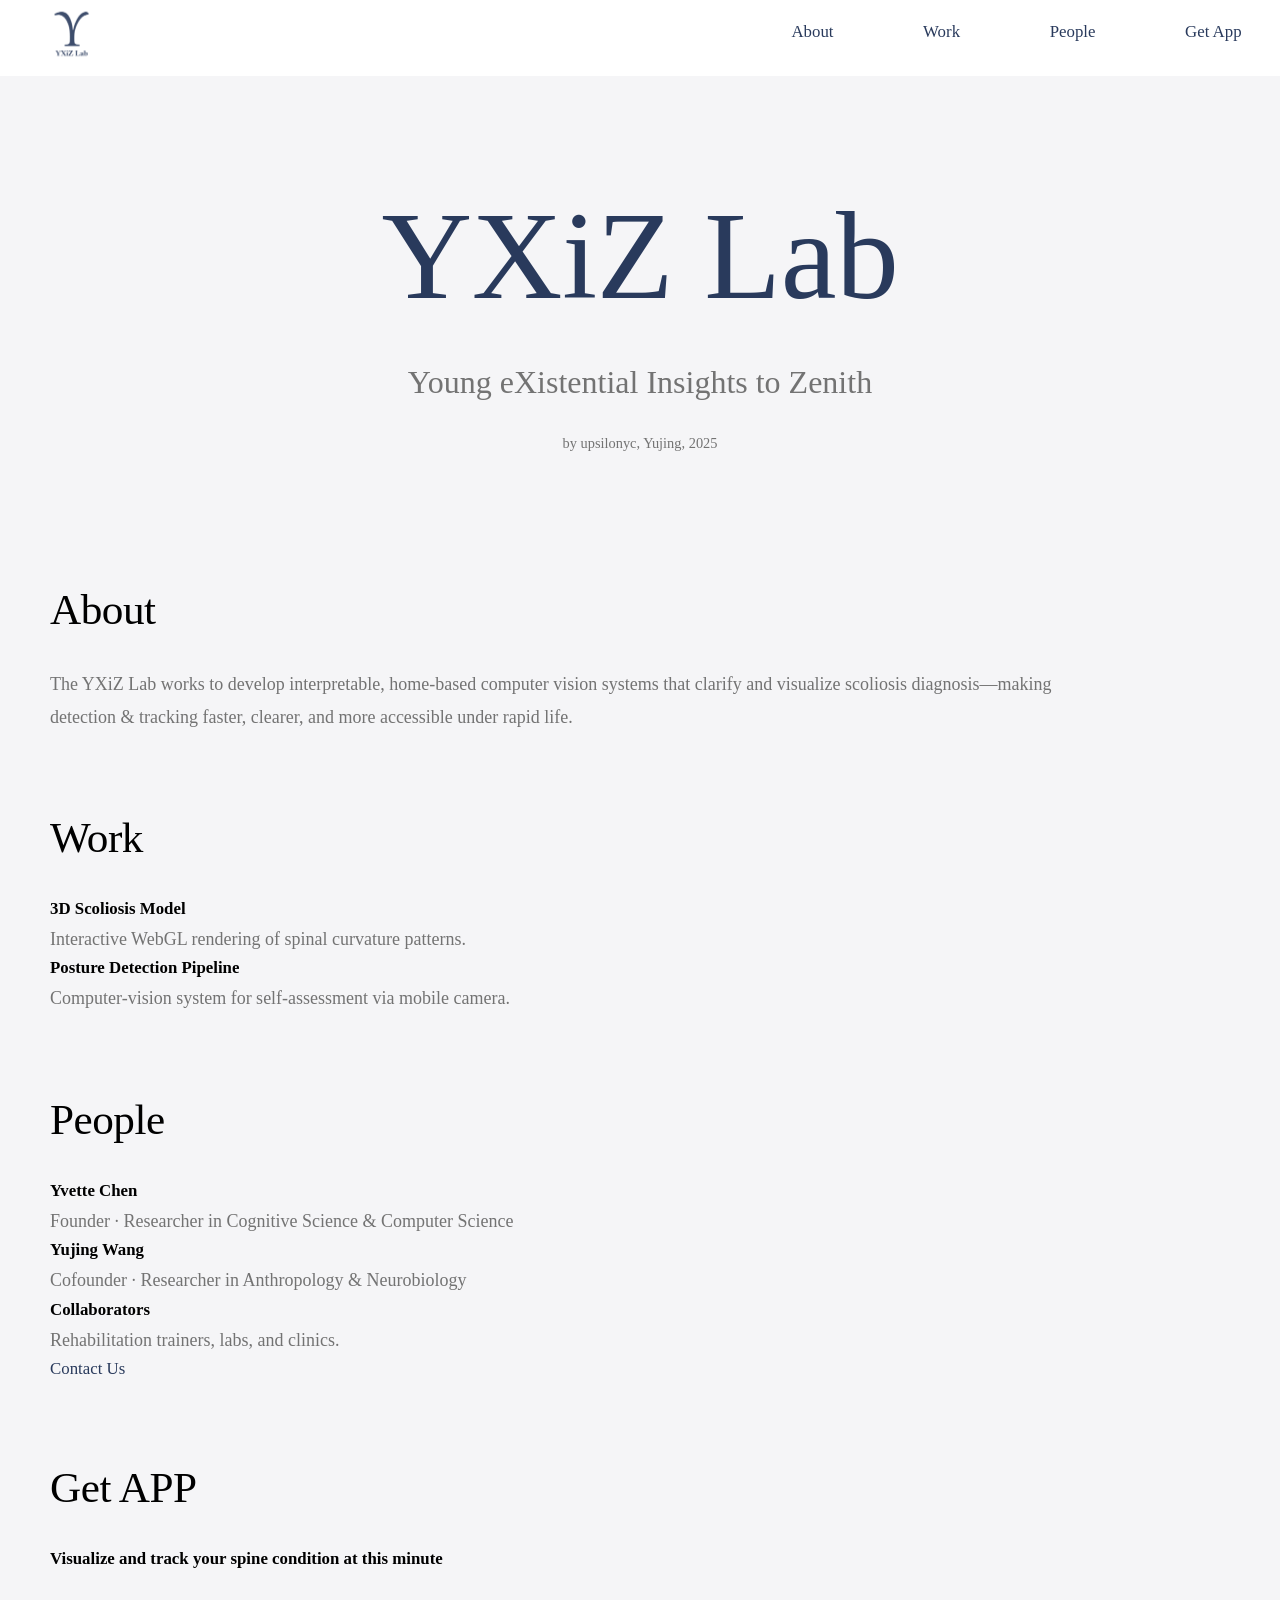
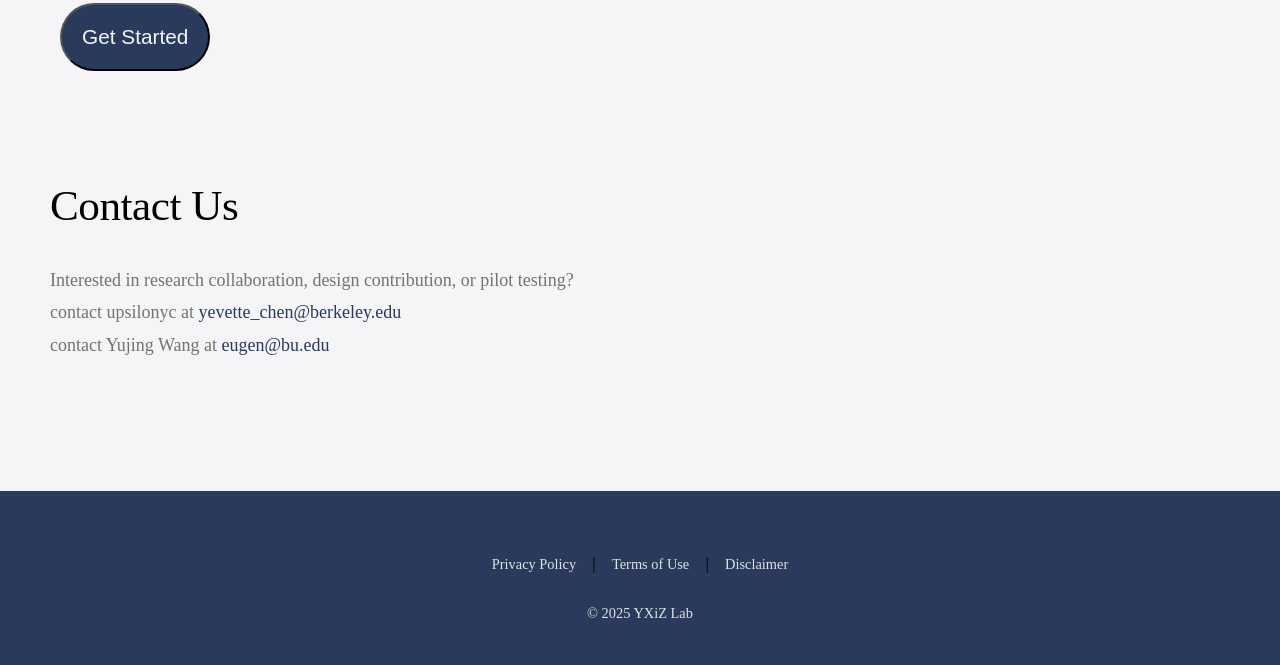
<file: frontend/public/index.html>
<!DOCTYPE html>
<html lang="en">

<head>
    <meta charset="UTF-8">
    <meta name="viewport" content="width=device-width, initial-scale=1.0" />
    <link rel="stylesheet" href="assets/styles.css" type="text/css">
    <title>YXiZ Lab</title>
</head>

<body>
    <div class="nav-wrapper">
        <div class="logo">
            <a href="index.html" class="link">
                <img src="../src/components/logo/logo.png" alt="logo" class = "logo-image">
                <!--how to make the logo-text appear when scrolling down, and disappear when scrolling up-->
                <img src="../src/components/logo/logo-text.png" alt="logo text" class="logo-text">
            </a>
        </div>
        <nav>
            <ul>
                <li><a href="about.html" class="link">About</a></li>
                <li><a href="work.html" class="link">Work</a></li>
                <li><a href="people.html" class="link">People</a></li>
                <li><a href="download.html" class="link">Get App</a></li>
            </ul>
        </nav>
    </div>
    <header class="site-header">

        <h1>YXiZ Lab</h1>
        <p class="subtitle">Young eXistential Insights to Zenith</p>
        <p>by upsilonyc, Yujing, 2025</p>

    </header>

    <main>
        <section id="about">
            <h3 class="highlight">About</h3>
            <p>The YXiZ Lab works to develop interpretable, home-based computer vision systems that clarify and visualize scoliosis diagnosis—making detection & tracking faster, clearer, and more accessible under rapid life. </p>
        </section>

        <section id="work">
            <h3 class="highlight">Work</h3>
            <div class="work-grid">
                <div class="card">
                    <h4>3D Scoliosis Model</h4>
                    <p>Interactive WebGL rendering of spinal curvature patterns.</p>
                </div>
                <div class="card">
                    <h4>Posture Detection Pipeline</h4>
                    <p>Computer-vision system for self-assessment via mobile camera.</p>
                </div>
            </div>
        </section>

        <section id="people">
            <h3 class="highlight">People</h3>
            <div class="people-grid">
                <div class="person">
<!--                    <img src="assets/people/yujing.png" alt="Yvette">-->
                    <h4>Yvette Chen</h4>
                    <p>Founder · Researcher in Cognitive Science & Computer Science</p>
                </div>
                <div class="person">
<!--                    <img src="assets/people/yujing.png" alt="Yujing">-->
                    <h4>Yujing Wang</h4>
                    <p>Cofounder · Researcher in Anthropology & Neurobiology</p>
                </div>
                <div class="person">
                    <h4>Collaborators</h4>
                    <p>Rehabilitation trainers, labs, and clinics.</p>
                </div>
            </div>
            <div>
                <a href="#contact" class="link">Contact Us</a>
            </div>
        </section>

        <section id="download">
            <h3 class="highlight">Get APP</h3>
            <h4>Visualize and track your spine condition at this minute</h4>
            <button class="get-app">Get Started</button>
        </section>

        <section id="contact">
            <h3 class="highlight">Contact Us</h3>

            <p>Interested in research collaboration, design contribution, or pilot testing?</p>
            <p>
                contact upsilonyc at <a href="mailto:yevette_chen@berkeley.edu" class="link">yevette_chen@berkeley.edu</a>
                <br>
                contact Yujing Wang at <a href="mailto:eugen@bu.edu" class="link">eugen@bu.edu</a>
            </p>
        </section>
    </main>

    <footer>
        <div class="footer-links">
            <a href="privacy.html">Privacy Policy</a> |
            <a href="terms.html">Terms of Use</a> |
            <a href="disclaimer.html">Disclaimer</a>
        </div>
        <p>&#169 2025 YXiZ Lab</p>
    </footer>
</body>
</html>
</file>
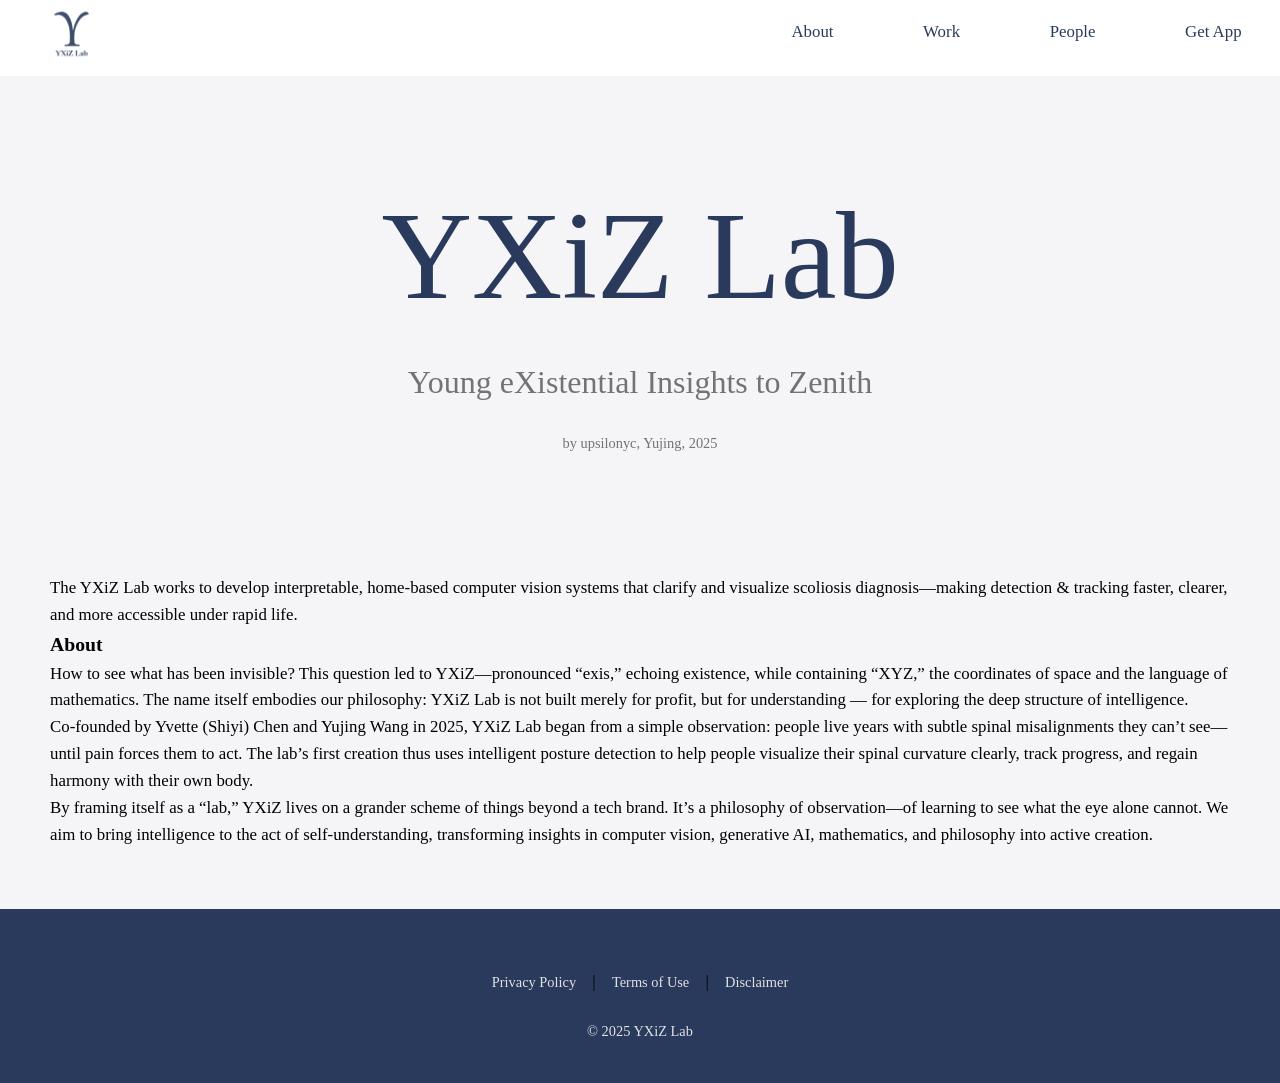
<file: frontend/public/about.html>
<!DOCTYPE html>
<html lang="en">
<head>
    <meta charset="UTF-8">
    <meta name="description" content="YXiZ Lab - Young eXistential Insights to Zenith." />
    <meta name="viewport" content="width=device-width, initial-scale=1.0" />
    <link rel="stylesheet" href="assets/styles.css" type="text/css">
    <title>Home | YXiZ Lab</title>
</head>
<body>
<div class="nav-wrapper">
    <div class="logo">
        <a href="index.html" class="link">
            <img src="../src/components/logo/logo.png" alt="logo" class = "logo-image">
            <!--how to make the logo-text appear when scrolling down, and disappear when scrolling up-->
            <img src="../src/components/logo/logo-text.png" alt="logo text" class="logo-text">
        </a>
    </div>
    <nav>
        <ul>
            <li><a href="about.html" class="link">About</a></li>
            <li><a href="work.html" class="link">Work</a></li>
            <li><a href="people.html" class="link">People</a></li>
            <li><a href="download.html" class="link">Get App</a></li>
        </ul>
    </nav>
</div>
<header class="site-header">

    <h1>YXiZ Lab</h1>
    <p class="subtitle">Young eXistential Insights to Zenith</p>
    <p>by upsilonyc, Yujing, 2025</p>

</header>

    <main>
        <div id="philosophy">
            <p>The YXiZ Lab works to develop interpretable, home-based computer vision systems that clarify and visualize scoliosis diagnosis—making detection & tracking faster, clearer, and more accessible under rapid life. </p>

            <h3 class="highlight">About</h3>
            <p>How to see what has been invisible? This question led to YXiZ—pronounced “exis,” echoing existence, while containing “XYZ,” the coordinates of space and the language of mathematics. The name itself embodies our philosophy: YXiZ Lab is not built merely for profit, but for understanding — for exploring the deep structure of intelligence. </p>
            <p>Co-founded by Yvette (Shiyi) Chen and Yujing Wang in 2025, YXiZ Lab began from a simple observation: people live years with subtle spinal misalignments they can’t see—until pain forces them to act. The lab’s first creation thus uses intelligent posture detection to help people visualize their spinal curvature clearly, track progress, and regain harmony with their own body. </p>
            <p>By framing itself as a “lab,” YXiZ lives on a grander scheme of things beyond a tech brand. It’s a philosophy of observation—of learning to see what the eye alone cannot. We aim to bring intelligence to the act of self-understanding, transforming insights in computer vision, generative AI, mathematics, and philosophy into active creation.</p>
        </div>
    </main>
    <footer>
        <div class="footer-links">
            <a href="privacy.html">Privacy Policy</a> |
            <a href="terms.html">Terms of Use</a> |
            <a href="disclaimer.html">Disclaimer</a>
        </div>
        <p>&#169 2025 YXiZ Lab</p>
    </footer>
</body>
</html>
</file>
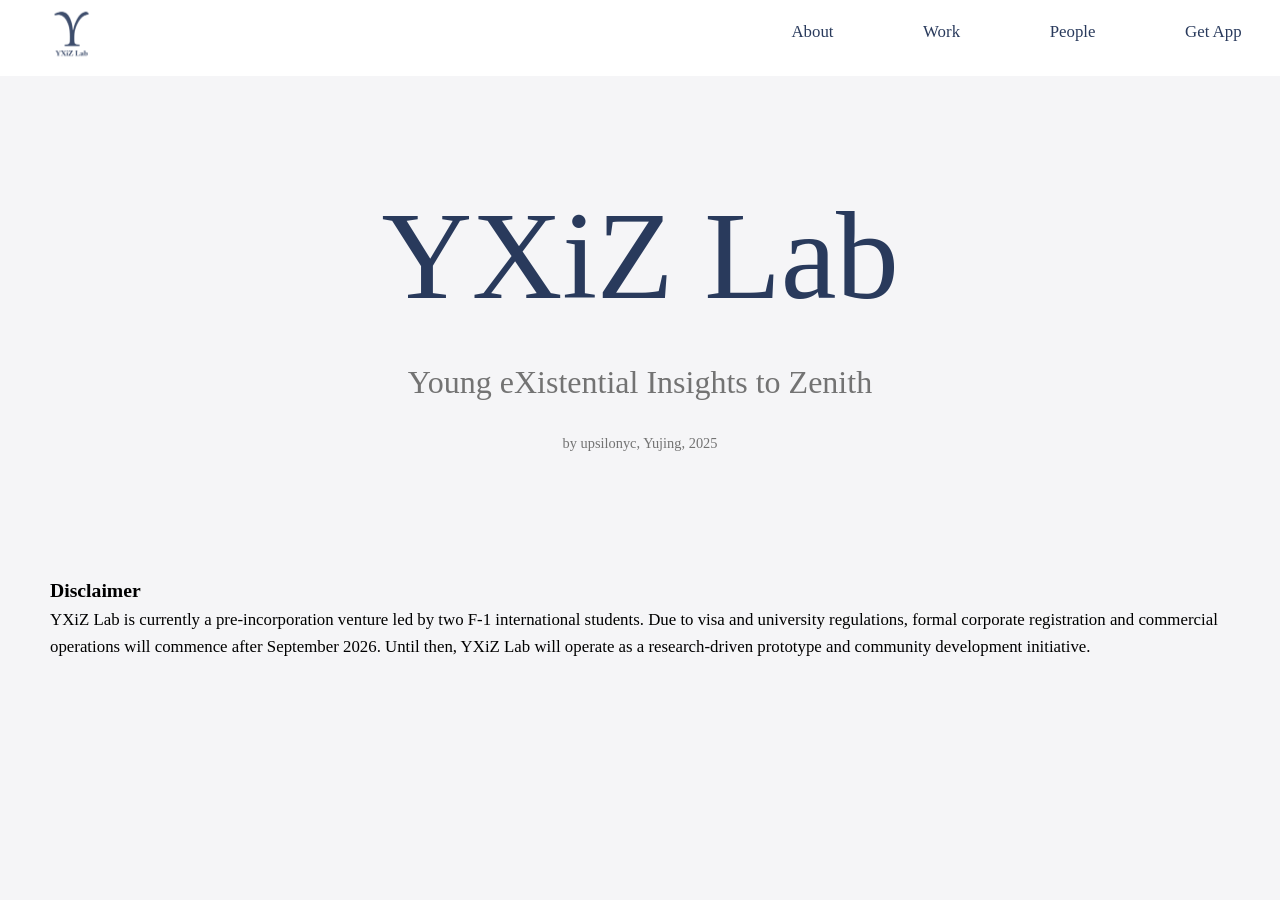
<file: frontend/public/disclaimer.html>
<!DOCTYPE html>
<html lang="en">
<head>
    <meta charset="UTF-8">
    <meta name="viewport" content="width=device-width, initial-scale=1.0" />
    <link rel="stylesheet" href="assets/styles.css" type="text/css">
    <title>Disclaimer | YXiZ</title>
</head>
<body>
    <div class="nav-wrapper">
        <div class="logo">
            <a href="index.html" class="link">
                <img src="../src/components/logo/logo.png" alt="logo" class = "logo-image">
                <!--how to make the logo-text appear when scrolling down, and disappear when scrolling up-->
                <img src="../src/components/logo/logo-text.png" alt="logo text" class="logo-text">
            </a>
        </div>
        <nav>
            <ul>
                <li><a href="about.html" class="link">About</a></li>
                <li><a href="work.html" class="link">Work</a></li>
                <li><a href="people.html" class="link">People</a></li>
                <li><a href="download.html" class="link">Get App</a></li>
            </ul>
        </nav>
    </div>
    <header class="site-header">

        <h1>YXiZ Lab</h1>
        <p class="subtitle">Young eXistential Insights to Zenith</p>
        <p>by upsilonyc, Yujing, 2025</p>

    </header>

    <main>
        <h3>Disclaimer</h3>
        <p>YXiZ Lab is currently a pre-incorporation venture led by two F-1 international
            students. Due to visa and university regulations, formal corporate registration and
            commercial operations will commence after September 2026. Until then, YXiZ Lab will
            operate as a research-driven prototype and community development initiative.</p>
    </main>
</body>
</html>
</file>
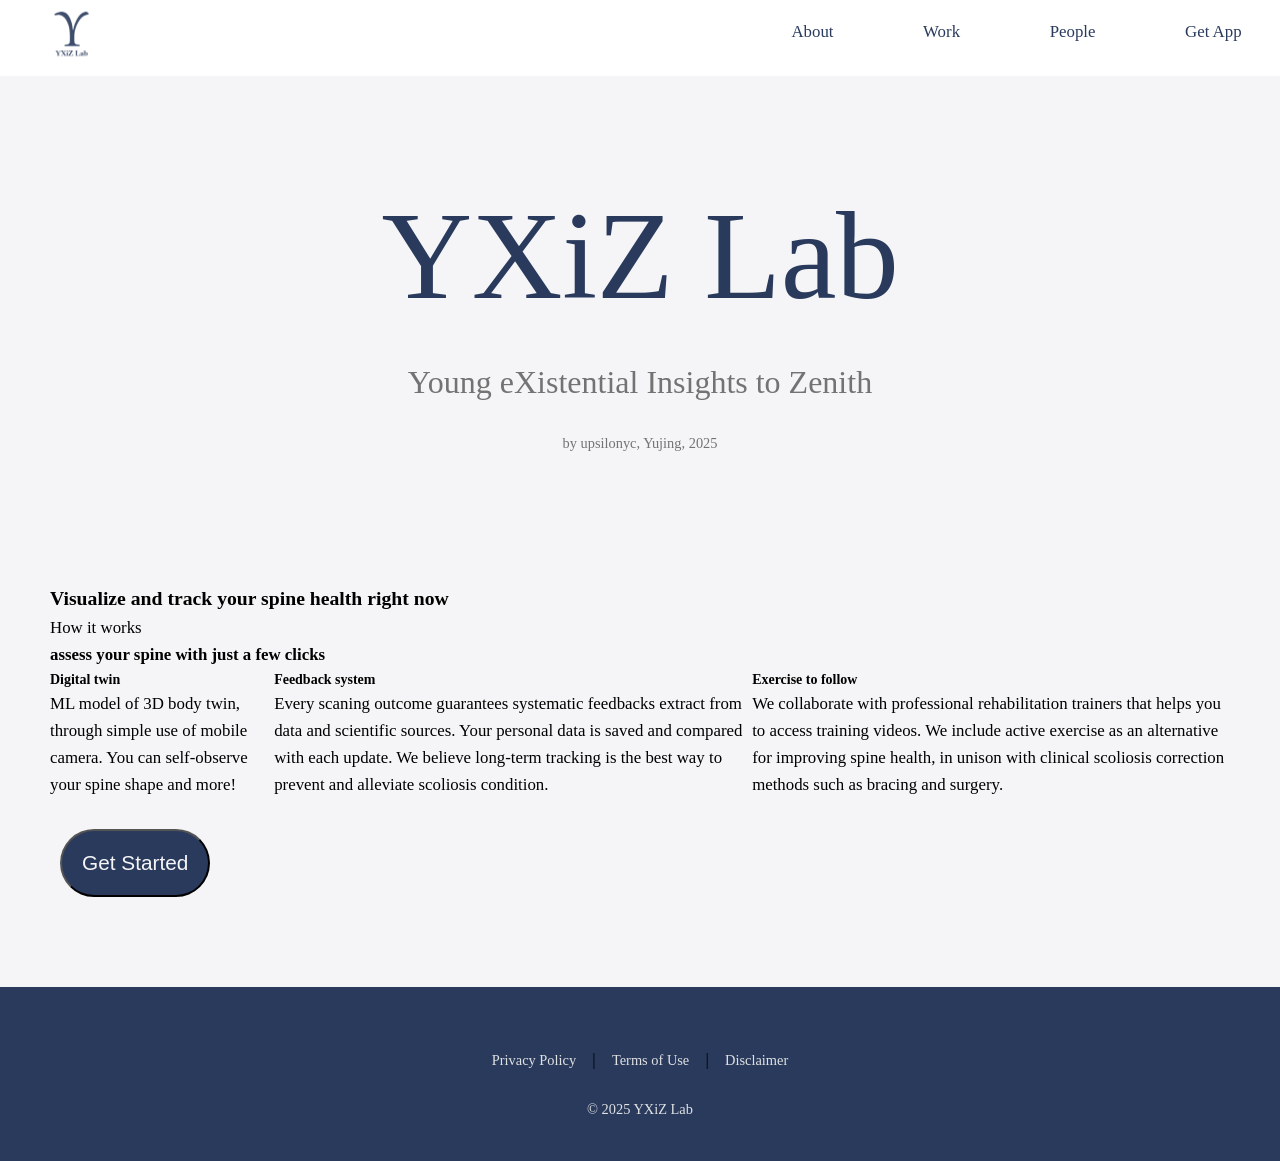
<file: frontend/public/download.html>
<!DOCTYPE html>
<html lang="en">
<head>
    <meta charset="UTF-8">
    <meta name="viewport" content="width=device-width, initial-scale=1.0" />
    <link rel="stylesheet" href="assets/styles.css" type="text/css">
    <title>Get App | YXiZ Lab</title>
</head>
<body>
<div class="nav-wrapper">
    <div class="logo">
        <a href="index.html" class="link">
            <img src="../src/components/logo/logo.png" alt="logo" class = "logo-image">
            <!--how to make the logo-text appear when scrolling down, and disappear when scrolling up-->
            <img src="../src/components/logo/logo-text.png" alt="logo text" class="logo-text">
        </a>
    </div>
    <nav>
        <ul>
            <li><a href="about.html" class="link">About</a></li>
            <li><a href="work.html" class="link">Work</a></li>
            <li><a href="people.html" class="link">People</a></li>
            <li><a href="download.html" class="link">Get App</a></li>
        </ul>
    </nav>
</div>
<header class="site-header">

    <h1>YXiZ Lab</h1>
    <p class="subtitle">Young eXistential Insights to Zenith</p>
    <p class="subtitle">by upsilonyc, Yujing, 2025</p>

</header>

    <main>
        <h3>Visualize and track your spine health right now</h3>
        <p>How it works</p>
        <h4>assess your spine with just a few clicks</h4>
        <div id="download-text">
            <div id="digital">
                <h5>Digital twin</h5>
                <p>ML model of 3D body twin, through simple use of mobile camera. You can self-observe your spine shape and more!</p>
            </div>
            <div id="feedback">
                <h5>Feedback system</h5>
                <p>Every scaning outcome guarantees systematic feedbacks extract from data and scientific sources. Your personal data is saved and compared with each update. We believe long-term tracking is the best way to prevent and alleviate scoliosis condition. </p>
            </div>
            <div id="exercise">
                <h5>Exercise to follow</h5>
                <p>We collaborate with professional rehabilitation trainers that helps you to access training videos. We include active exercise as an alternative for improving spine health, in unison with clinical scoliosis correction methods such as bracing and surgery. </p>
            </div>
        </div>
        <button class="get-app">Get Started</button>
    </main>
    <footer>
        <div class="footer-links">
            <a href="privacy.html">Privacy Policy</a> |
            <a href="terms.html">Terms of Use</a> |
            <a href="disclaimer.html">Disclaimer</a>
        </div>
        <p>&#169 2025 YXiZ Lab</p>
    </footer>

</body>
</html>
</file>
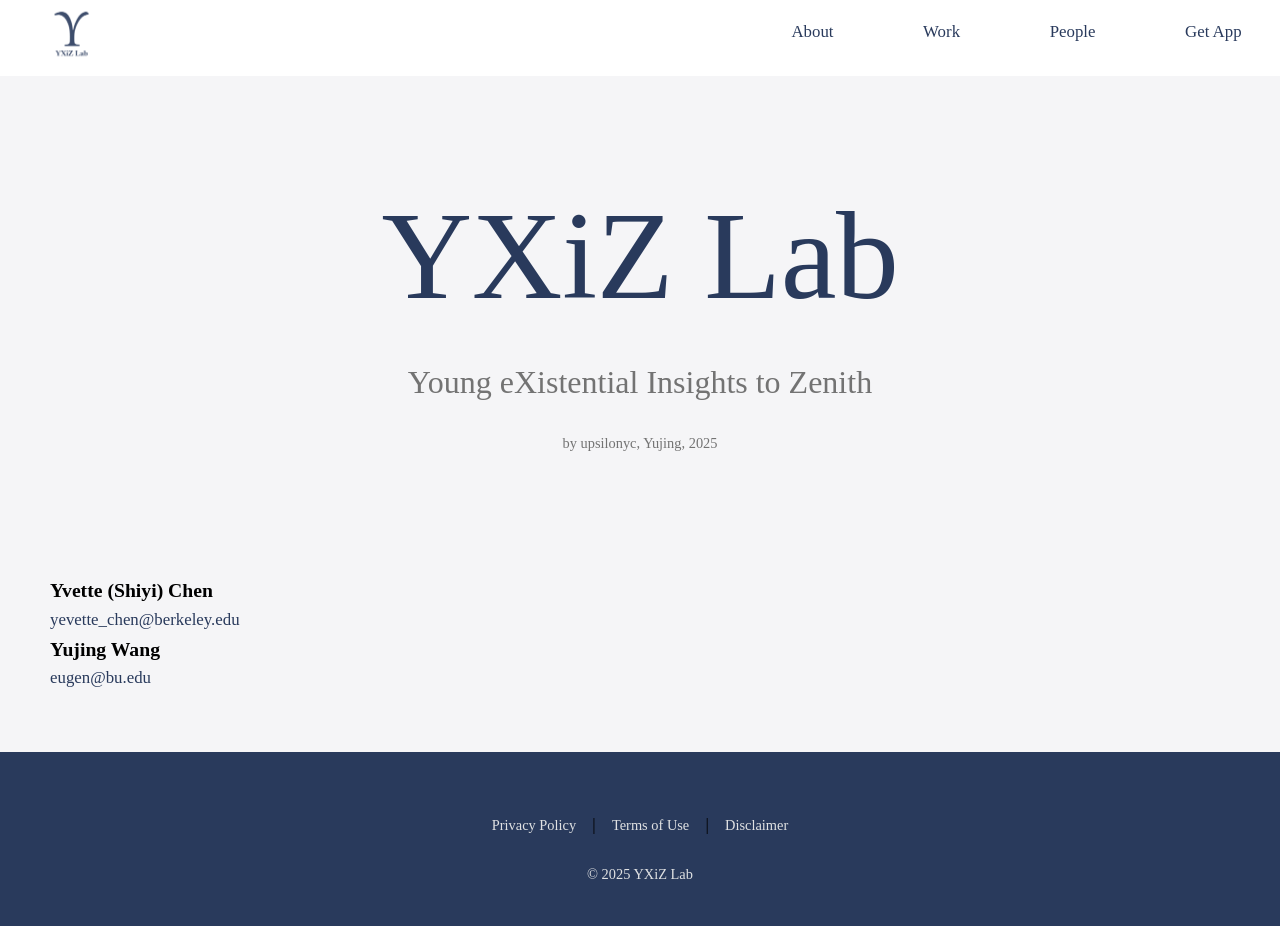
<file: frontend/public/people.html>
<!DOCTYPE html>
<html lang="en">
<head>
    <meta charset="UTF-8">
    <meta name="viewport" content="width=device-width, initial-scale=1.0" />
    <link rel="stylesheet" href="assets/styles.css" type="text/css">
    <title>People | YXiZ Lab</title>
</head>
<body>
<div class="nav-wrapper">
    <div class="logo">
        <a href="index.html" class="link">
            <img src="../src/components/logo/logo.png" alt="logo" class = "logo-image">
            <!--how to make the logo-text appear when scrolling down, and disappear when scrolling up-->
            <img src="../src/components/logo/logo-text.png" alt="logo text" class="logo-text">
        </a>
    </div>
    <nav>
        <ul>
            <li><a href="about.html" class="link">About</a></li>
            <li><a href="work.html" class="link">Work</a></li>
            <li><a href="people.html" class="link">People</a></li>
            <li><a href="download.html" class="link">Get App</a></li>
        </ul>
    </nav>
</div>
<header class="site-header">

    <h1>YXiZ Lab</h1>
    <p class="subtitle">Young eXistential Insights to Zenith</p>
    <p>by upsilonyc, Yujing, 2025</p>

</header>

    <main>
        <h3>Yvette (Shiyi) Chen</h3>
        <a href="mailto:yevette_chen@berkeley.edu" class="link">
            yevette_chen@berkeley.edu
        </a>
        <h3>Yujing Wang</h3>
        <a href="mailto:eugen@bu.edu" class="link">
            eugen@bu.edu
        </a>
    </main>
    <footer>
        <div class="footer-links">
            <a href="privacy.html">Privacy Policy</a> |
            <a href="terms.html">Terms of Use</a> |
            <a href="disclaimer.html">Disclaimer</a>
        </div>
        <p>&#169 2025 YXiZ Lab</p>
    </footer>

</body>
</html>
</file>
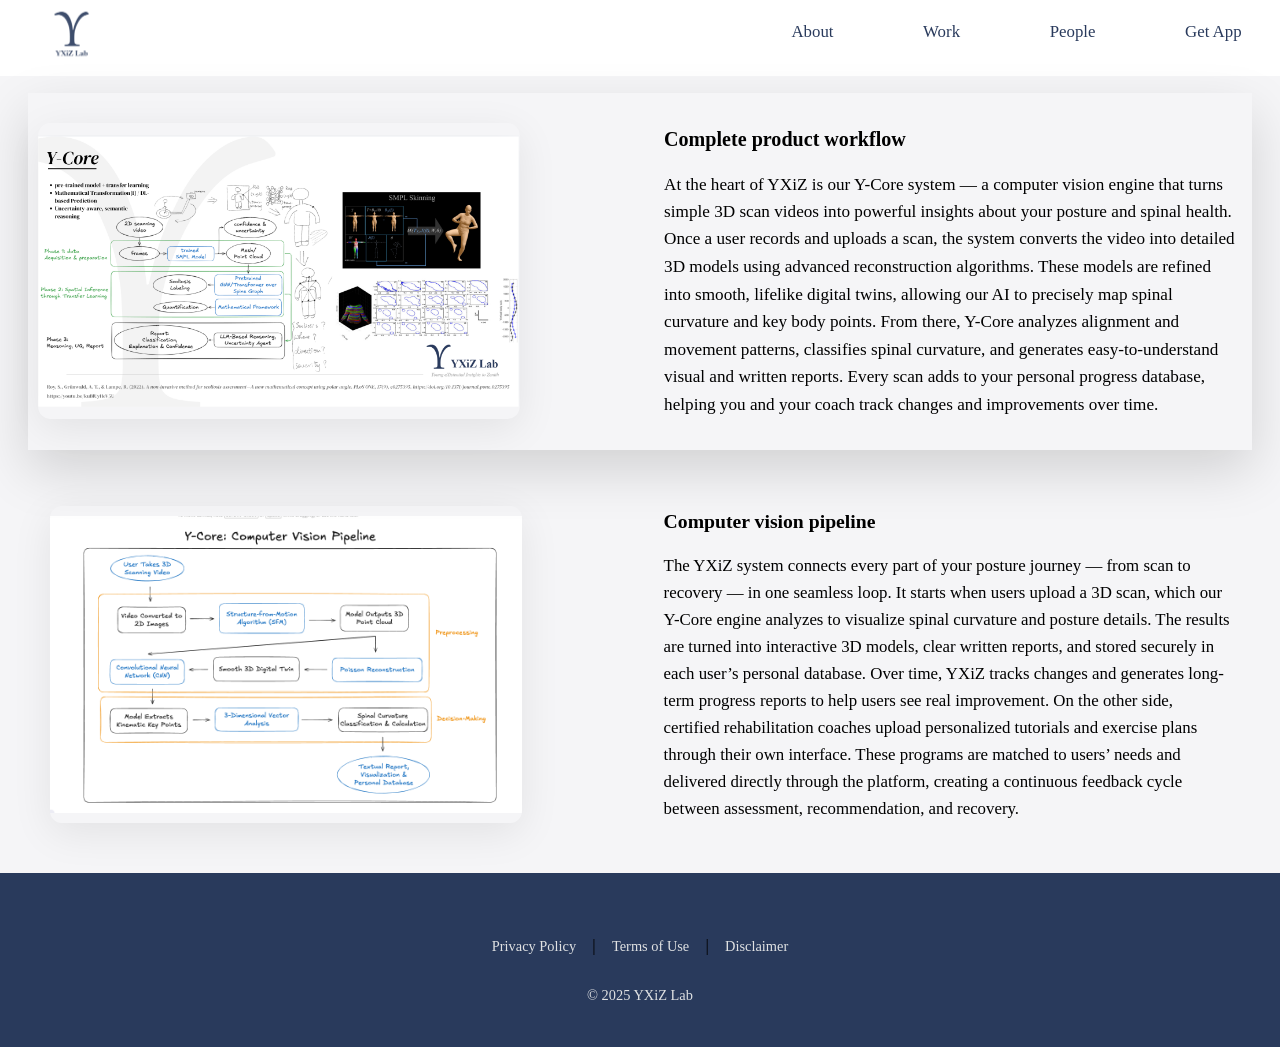
<file: frontend/public/work.html>
<!DOCTYPE html>
<html lang="en">
<head>
    <meta charset="UTF-8">
    <meta name="viewport" content="width=device-width, initial-scale=1.0" />
    <link rel="stylesheet" href="assets/styles.css" type="text/css">
    <title>Work | YXiZ Lab</title>
</head>
<body>
<div class="nav-wrapper">
    <div class="logo">
        <a href="index.html" class="link">
            <img src="../src/components/logo/logo.png" alt="logo" class = "logo-image">
            <!--how to make the logo-text appear when scrolling down, and disappear when scrolling up-->
            <img src="../src/components/logo/logo-text.png" alt="logo text" class="logo-text">
        </a>
    </div>
    <nav>
        <ul>
            <li><a href="about.html" class="link">About</a></li>
            <li><a href="work.html" class="link">Work</a></li>
            <li><a href="people.html" class="link">People</a></li>
            <li><a href="download.html" class="link">Get App</a></li>
        </ul>
    </nav>
</div>

    <main id="work-main">
        <div class="work-wrapper">

            <div id="product">
                <img src="../src/components/work/complete-product-workflow.png" alt="complete product workflow" class="work-image">
                <div class="text-work">
                    <h3>Complete product workflow</h3>
                    <p>At the heart of YXiZ is our Y-Core system — a computer vision engine that turns simple 3D scan videos into powerful insights about your posture and spinal health. Once a user records and uploads a scan, the system converts the video into detailed 3D models using advanced reconstruction algorithms. These models are refined into smooth, lifelike digital twins, allowing our AI to precisely map spinal curvature and key body points. From there, Y-Core analyzes alignment and movement patterns, classifies spinal curvature, and generates easy-to-understand visual and written reports. Every scan adds to your personal progress database, helping you and your coach track changes and improvements over time.</p>
                </div>
            </div>

            <div id="computer">
                <img src="../src/components/work/computer-vision-pipeline.png" alt="computer vision pipeline" class="work-image">
                <div class="text-work">
                    <h3>Computer vision pipeline</h3>
                    <p>The YXiZ system connects every part of your posture journey — from scan to recovery — in one seamless loop. It starts when users upload a 3D scan, which our Y-Core engine analyzes to visualize spinal curvature and posture details. The results are turned into interactive 3D models, clear written reports, and stored securely in each user’s personal database. Over time, YXiZ tracks changes and generates long-term progress reports to help users see real improvement. On the other side, certified rehabilitation coaches upload personalized tutorials and exercise plans through their own interface. These programs are matched to users’ needs and delivered directly through the platform, creating a continuous feedback cycle between assessment, recommendation, and recovery.</p>
                </div>
            </div>

        </div>
    </main>
    <footer>
        <div class="footer-links">
            <a href="privacy.html">Privacy Policy</a> |
            <a href="terms.html">Terms of Use</a> |
            <a href="disclaimer.html">Disclaimer</a>
        </div>
        <p>&#169 2025 YXiZ Lab</p>
    </footer>
</body>
</html>
</file>
<file: frontend/public/assets/styles.css>
* {
    margin: 0;
    padding: 0;
    box-sizing: border-box;
}

:root {
    --primary: #f5f5f7;
    --secondary: rgba(244, 244, 242, 0.9);
    --accent: #293A5C;
    --text-primary: black;
    --text-secondary: #737373;
    --transition: all 0.3s cubic-bezier(0.4, 0, 0.2, 1);
    --link-hover: rgb(244, 153, 26);
}

body {
    width: 100vw;
    font-family: "Georgia", Georgia, serif;
    line-height: 1.6;
    color: var(--text-primary);
    background-color: var(--primary);
    font-size: calc(13px + .3vw);
    overflow-x: hidden;
}

/* Header Styles */
.site-header {
    text-align: center;
    padding: 80px 20px 60px;
    background: var(--primary);
}

.site-header h1 {
    font-size: calc(36px + 7vw);
    font-weight: 300;
    letter-spacing: -0.02rem;
    margin-bottom: 0;
    color: var(--accent);
}

.logo-image{
    display: none;
}
.subtitle {
    font-size: 2rem;
    color: var(--text-secondary);
    font-weight: 100;
    margin-bottom: 8px;
}

.site-header > p:last-of-type {
    font-size: 0.9rem;
    color: var(--text-secondary);
    margin-top: 24px;
}

/*.logo {*/
/*    !*display: flex;*!*/
/*    !*align-items: center;*!*/
/*    justify-content: flex-start;*/
/*    gap: 12px;*/
/*    margin-top: 40px;*/
/*    margin-left: 16px;*/
/*}*/

.logo img {
    height: 67px;
    width: auto;
    opacity: 0.9;
}

/* Navigation */
.nav-wrapper {
    padding: 0 3%;
    background-color: rgba(255, 255, 255, 0.95);
    backdrop-filter: blur(10px);
    z-index: 1;
    transition: all 0.3s ease;
    display: flex;
    flex-direction: row;
    justify-content: space-between;
    /*align-items: center;*/
}

.nav-wrapper .logo {
    justify-content: flex-start;
}

nav {

    display: flex;
    /*justify-content: flex-end;*/
    align-items: center;
    max-width: 1200px;
    /*margin: 0;*/
    /*padding: 0 12%;*/
    height: 64px;
}
nav ul{
    /*justify-content: flex-end;*/
    /*align-items: center;*/
    list-style: none;
    display: flex;
}

nav li{
    padding-left: 7vw;
}

nav ul li a {
    text-decoration: none;
    color: var(--text-primary);
    font-size: calc(13px + .3vw);
    font-weight: 100;
    position: relative;
    transition: color 0.2s ease;
}

nav a::after {
    content: '';
    position: absolute;
    bottom: -8px;
    left: -8.7px;
    width: 0;
    height: 2px;
    background-color: var(--accent);
    transition: width 0.3s ease;
}

nav a:hover {
    color: var(--accent);
}

nav a:hover::after {
    width: 100%;
}

/* Main Content */
main {
    max-width: 1200px;
    margin: 0 auto;
    padding: 60px 10px;
}

section {
    margin-bottom: 70px;
    opacity: 0;
    transform: translateY(30px);
    animation: fadeInUp 0.8s ease forwards;
}

section:nth-child(1) { animation-delay: 0.1s; }
section:nth-child(2) { animation-delay: 0.2s; }
section:nth-child(3) { animation-delay: 0.3s; }
section:nth-child(4) { animation-delay: 0.4s; }
section:nth-child(5) { animation-delay: 0.5s; }
section:nth-child(6) { animation-delay: 0.6s; }

@keyframes fadeInUp {
    to {
        opacity: 1;
        transform: translateY(0);
    }
}

section h3 {
    font-size: 2.7rem;
    font-weight: 300;
    margin-bottom: 24px;
    letter-spacing: -0.03rem;
}

section p {
    font-size: 1.125rem;
    line-height: 1.8;
    color: var(--text-secondary);
    max-width: 90%;
}

/* Links */
.link {
    color: var(--accent);
    text-decoration: none;
    font-weight: 200;
    position: relative;
    transition: color 0.2s ease;
}

.link::after {
    margin-left: 8px;
    display: inline-block;
    transition: transform 0.2s ease;
}

/*.link:hover::after {*/
/*    transform: translateX(4px);*/
/*}*/

/* Footer */
footer {
    background-color: var(--secondary);
    padding: 60px 40px 40px;
    text-align: center;
}

footer{
    background-color: var(--accent);
}
.footer-links {
    margin-bottom: 24px;
}

.footer-links a {
    color: var(--secondary);
    text-decoration: none;
    font-size: 0.9rem;
    transition: color 0.2s ease;
    padding: 0 12px;
}

footer p {
    color: var(--secondary);
    font-size: 0.9rem;
}

.work-image{
    max-width: 40%;
    height: auto;
    object-fit: contain;
    border-radius: 12px;
    transition: transform 0.5s ease, box-shadow 0.5s ease;
    box-shadow: 0 10px 40px rgba(0, 0, 0, 0.08);
}

#product, #computer:hover {
    transform: scale(1.02);
    box-shadow: 0 20px 50px rgba(0, 0, 0, 0.15);
}

.text-work{
    max-width: 48%;
    margin-left: 10px;
}

.text-work h3{
    margin-bottom: 1rem;
}

#product, #computer{
    display: flex;
    flex-direction: row;
    justify-content: space-between;
    padding: 30px 10px;;
}

.work-wrapper{
    display: flex;
    flex-direction: column;
    justify-content: space-between;
    gap: 30px;
}

#work-main{
    padding: 20px 0 20px;
}

.get-app{
    color: var(--primary);
    font-size: 1.3rem;
    background-color: var(--accent);
    padding: 20px;
    border-radius: 12rem;
    margin: 30px 10px;
}

.text-work{
    display: flex;
    flex-direction: column;
    justify-content: center;
}

#download-text{
    display: flex;
    flex-direction: row;
    justify-content: center;
    align-items: center;
}

@media (max-width: 768px) {
    .site-header h1 {
        color: var(--accent);
        font-size: 5.7rem;
    }

    .subtitle {
        font-size: 1.1rem;
    }

    /*if we can make the nav dissappear into a menu */
    nav {
        flex-wrap: wrap;
        gap: 24px;
        height: auto;
        padding: 20px;
    }

    main {
        padding: 60px 24px;
    }

    section {
        margin-bottom: 80px;
    }

    section h3 {
        font-size: 2rem;
    }

    section p {
        font-size: 1rem;
    }

    footer {
        padding: 40px 24px 32px;
    }

    .footer-links a {
        display: inline-block;
        padding: 8px 12px;
    }
}
</file>
